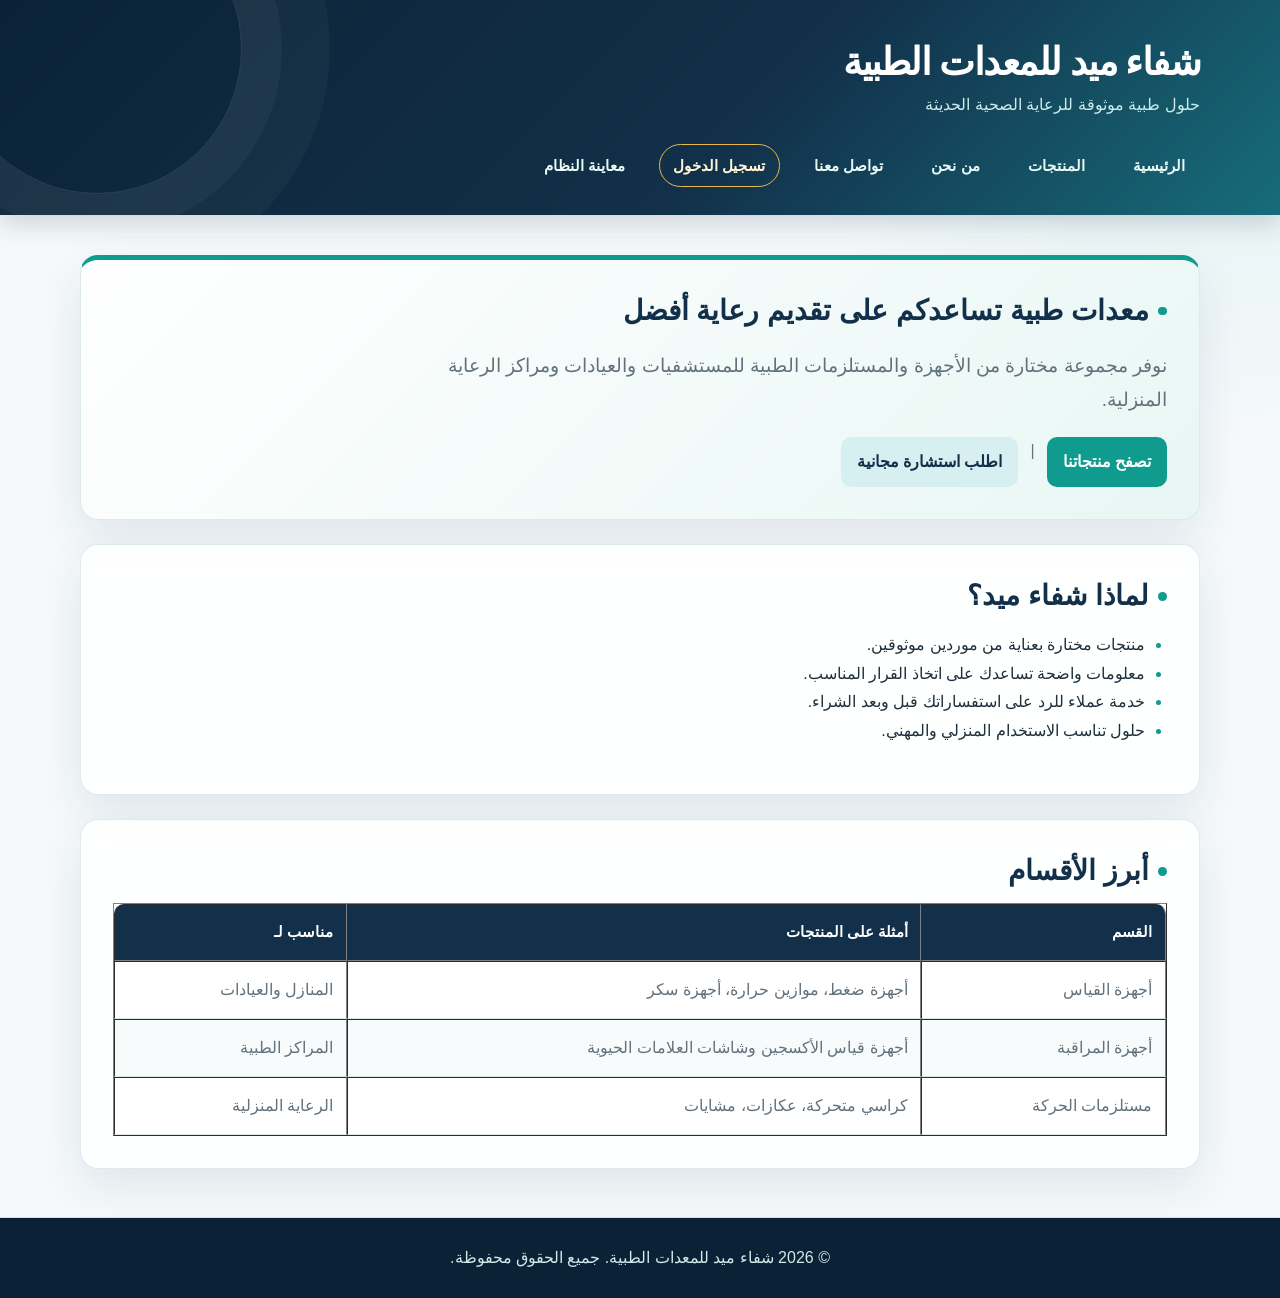
<file: index.html>
<!DOCTYPE html>
<html lang="ar" dir="rtl">
<head>
  <meta charset="UTF-8">
  <meta name="viewport" content="width=device-width, initial-scale=1.0">
  <title>شفاء ميد | الرئيسية</title>
  <link rel="stylesheet" href="styles.css">
</head>
<body>
  <header>
    <h1>شفاء ميد للمعدات الطبية</h1>
    <p>حلول طبية موثوقة للرعاية الصحية الحديثة</p>
    <nav aria-label="التنقل الرئيسي">
      <a href="index.html">الرئيسية</a> |
      <a href="products.html">المنتجات</a> |
      <a href="about.html">من نحن</a> |
      <a href="contact.html">تواصل معنا</a> |
      <a href="login.html">تسجيل الدخول</a> |
      <a href="preview.html">معاينة النظام</a>
    </nav>
  </header>
  <hr>

  <main>
    <section>
      <h2>معدات طبية تساعدكم على تقديم رعاية أفضل</h2>
      <p>نوفر مجموعة مختارة من الأجهزة والمستلزمات الطبية للمستشفيات والعيادات ومراكز الرعاية المنزلية.</p>
      <p><a href="products.html">تصفح منتجاتنا</a> | <a href="contact.html">اطلب استشارة مجانية</a></p>
    </section>

    <section>
      <h2>لماذا شفاء ميد؟</h2>
      <ul>
        <li>منتجات مختارة بعناية من موردين موثوقين.</li>
        <li>معلومات واضحة تساعدك على اتخاذ القرار المناسب.</li>
        <li>خدمة عملاء للرد على استفساراتك قبل وبعد الشراء.</li>
        <li>حلول تناسب الاستخدام المنزلي والمهني.</li>
      </ul>
    </section>

    <section>
      <h2>أبرز الأقسام</h2>
      <table border="1" cellpadding="8">
        <thead>
          <tr><th>القسم</th><th>أمثلة على المنتجات</th><th>مناسب لـ</th></tr>
        </thead>
        <tbody>
          <tr><td>أجهزة القياس</td><td>أجهزة ضغط، موازين حرارة، أجهزة سكر</td><td>المنازل والعيادات</td></tr>
          <tr><td>أجهزة المراقبة</td><td>أجهزة قياس الأكسجين وشاشات العلامات الحيوية</td><td>المراكز الطبية</td></tr>
          <tr><td>مستلزمات الحركة</td><td>كراسي متحركة، عكازات، مشايات</td><td>الرعاية المنزلية</td></tr>
        </tbody>
      </table>
    </section>
  </main>

  <hr>
  <footer>
    <p>© 2026 شفاء ميد للمعدات الطبية. جميع الحقوق محفوظة.</p>
  </footer>
  <script src="script.js"></script>
</body>
</html>
</file>
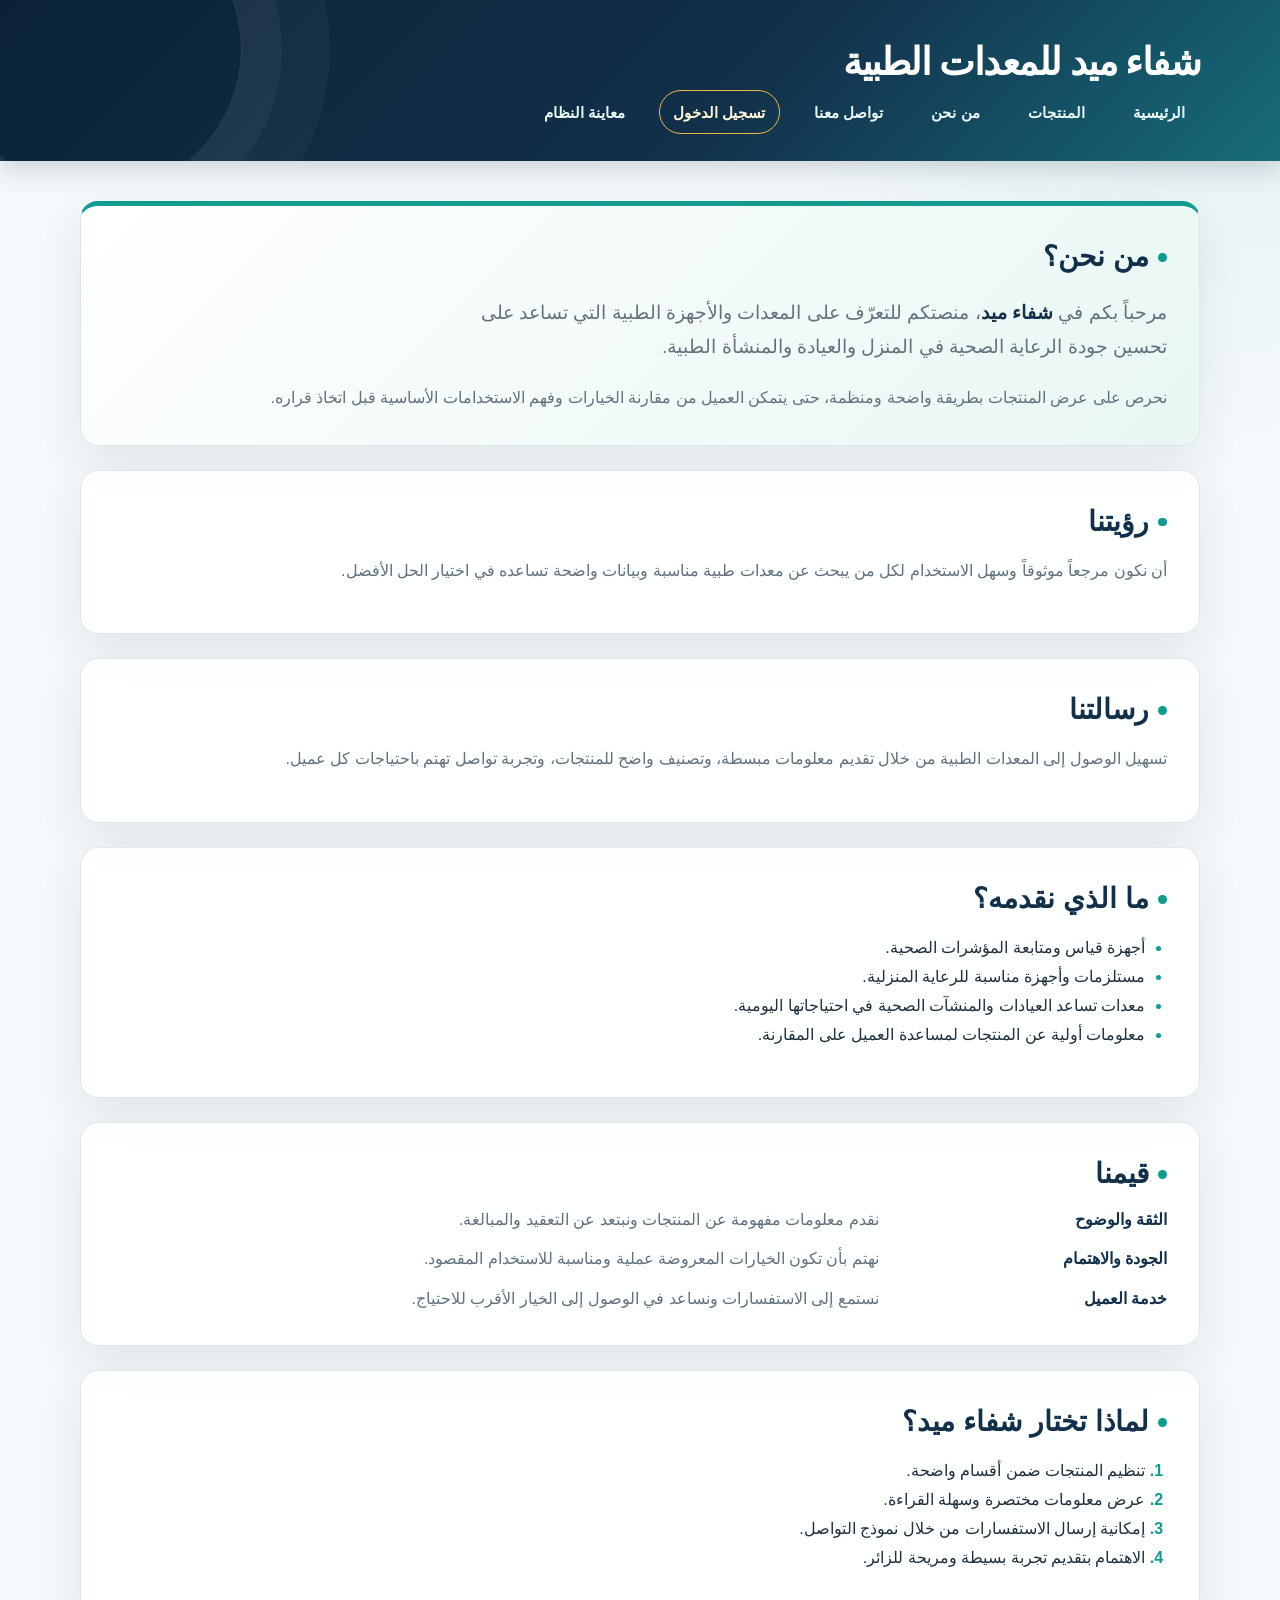
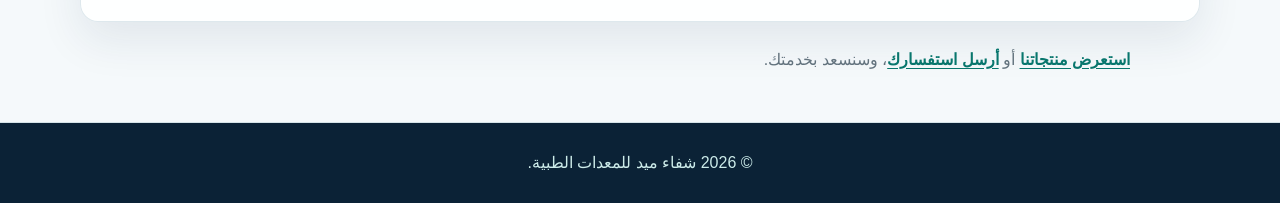
<file: about.html>
<!DOCTYPE html>
<html lang="ar" dir="rtl">
<head>
  <meta charset="UTF-8">
  <meta name="viewport" content="width=device-width, initial-scale=1.0">
  <title>شفاء ميد | من نحن</title>
  <link rel="stylesheet" href="styles.css">
</head>
<body>
  <header>
    <h1>شفاء ميد للمعدات الطبية</h1>
    <nav aria-label="التنقل الرئيسي">
      <a href="index.html">الرئيسية</a> |
      <a href="products.html">المنتجات</a> |
      <a href="about.html">من نحن</a> |
      <a href="contact.html">تواصل معنا</a> |
      <a href="login.html">تسجيل الدخول</a> |
      <a href="preview.html">معاينة النظام</a>
    </nav>
  </header>
  <hr>

  <main>
    <section>
      <h2>من نحن؟</h2>
      <p>مرحباً بكم في <strong>شفاء ميد</strong>، منصتكم للتعرّف على المعدات والأجهزة الطبية التي تساعد على تحسين جودة الرعاية الصحية في المنزل والعيادة والمنشأة الطبية.</p>
      <p>نحرص على عرض المنتجات بطريقة واضحة ومنظمة، حتى يتمكن العميل من مقارنة الخيارات وفهم الاستخدامات الأساسية قبل اتخاذ قراره.</p>
    </section>

    <section>
      <h2>رؤيتنا</h2>
      <p>أن نكون مرجعاً موثوقاً وسهل الاستخدام لكل من يبحث عن معدات طبية مناسبة وبيانات واضحة تساعده في اختيار الحل الأفضل.</p>
    </section>

    <section>
      <h2>رسالتنا</h2>
      <p>تسهيل الوصول إلى المعدات الطبية من خلال تقديم معلومات مبسطة، وتصنيف واضح للمنتجات، وتجربة تواصل تهتم باحتياجات كل عميل.</p>
    </section>

    <section>
      <h2>ما الذي نقدمه؟</h2>
      <ul>
        <li>أجهزة قياس ومتابعة المؤشرات الصحية.</li>
        <li>مستلزمات وأجهزة مناسبة للرعاية المنزلية.</li>
        <li>معدات تساعد العيادات والمنشآت الصحية في احتياجاتها اليومية.</li>
        <li>معلومات أولية عن المنتجات لمساعدة العميل على المقارنة.</li>
      </ul>
    </section>

    <section>
      <h2>قيمنا</h2>
      <dl>
        <dt><strong>الثقة والوضوح</strong></dt>
        <dd>نقدم معلومات مفهومة عن المنتجات ونبتعد عن التعقيد والمبالغة.</dd>
        <dt><strong>الجودة والاهتمام</strong></dt>
        <dd>نهتم بأن تكون الخيارات المعروضة عملية ومناسبة للاستخدام المقصود.</dd>
        <dt><strong>خدمة العميل</strong></dt>
        <dd>نستمع إلى الاستفسارات ونساعد في الوصول إلى الخيار الأقرب للاحتياج.</dd>
      </dl>
    </section>

    <section>
      <h2>لماذا تختار شفاء ميد؟</h2>
      <ol>
        <li>تنظيم المنتجات ضمن أقسام واضحة.</li>
        <li>عرض معلومات مختصرة وسهلة القراءة.</li>
        <li>إمكانية إرسال الاستفسارات من خلال نموذج التواصل.</li>
        <li>الاهتمام بتقديم تجربة بسيطة ومريحة للزائر.</li>
      </ol>
    </section>

    <p><a href="products.html">استعرض منتجاتنا</a> أو <a href="contact.html">أرسل استفسارك</a>، وسنسعد بخدمتك.</p>
  </main>

  <hr>
  <footer><p>© 2026 شفاء ميد للمعدات الطبية.</p></footer>
  <script src="script.js"></script>
</body>
</html>
</file>
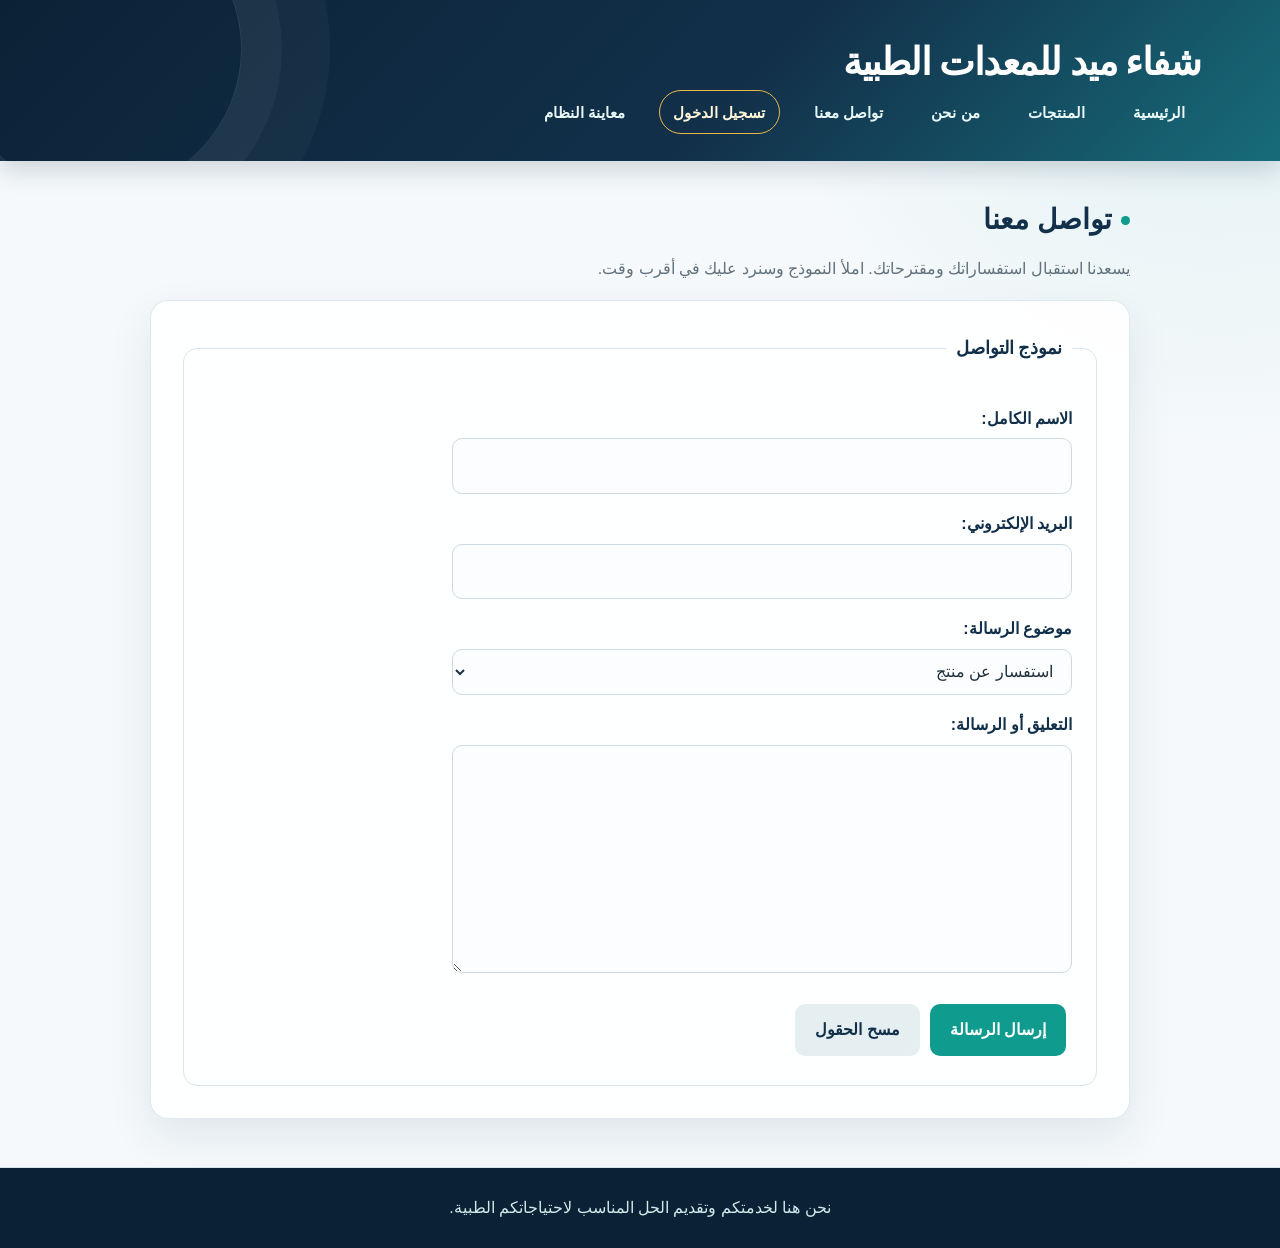
<file: contact.html>
<!DOCTYPE html>
<html lang="ar" dir="rtl">
<head>
  <meta charset="UTF-8">
  <meta name="viewport" content="width=device-width, initial-scale=1.0">
  <title>شفاء ميد | تواصل معنا</title>
  <link rel="stylesheet" href="styles.css">
</head>
<body>
  <header>
    <h1>شفاء ميد للمعدات الطبية</h1>
    <nav aria-label="التنقل الرئيسي">
      <a href="index.html">الرئيسية</a> |
      <a href="products.html">المنتجات</a> |
      <a href="about.html">من نحن</a> |
      <a href="contact.html">تواصل معنا</a> |
      <a href="login.html">تسجيل الدخول</a> |
      <a href="preview.html">معاينة النظام</a>
    </nav>
  </header>
  <hr>

  <main>
    <h2>تواصل معنا</h2>
    <p>يسعدنا استقبال استفساراتك ومقترحاتك. املأ النموذج وسنرد عليك في أقرب وقت.</p>

    <form action="#" method="post">
      <fieldset>
        <legend>نموذج التواصل</legend>
        <p>
          <label for="name">الاسم الكامل:</label><br>
          <input type="text" id="name" name="name" required minlength="3" autocomplete="name">
        </p>
        <p>
          <label for="contact-email">البريد الإلكتروني:</label><br>
          <input type="email" id="contact-email" name="email" required autocomplete="email">
        </p>
        <p>
          <label for="subject">موضوع الرسالة:</label><br>
          <select id="subject" name="subject">
            <option value="product">استفسار عن منتج</option>
            <option value="quote">طلب عرض سعر</option>
            <option value="support">خدمة ما بعد البيع</option>
            <option value="suggestion">اقتراح أو تعليق</option>
          </select>
        </p>
        <p>
          <label for="comment">التعليق أو الرسالة:</label><br>
          <textarea id="comment" name="comment" rows="7" cols="45" required></textarea>
        </p>
        <button type="submit">إرسال الرسالة</button>
        <button type="reset">مسح الحقول</button>
      </fieldset>
    </form>
  </main>

  <hr>
  <footer><p>نحن هنا لخدمتكم وتقديم الحل المناسب لاحتياجاتكم الطبية.</p></footer>
  <script src="script.js"></script>
</body>
</html>
</file>
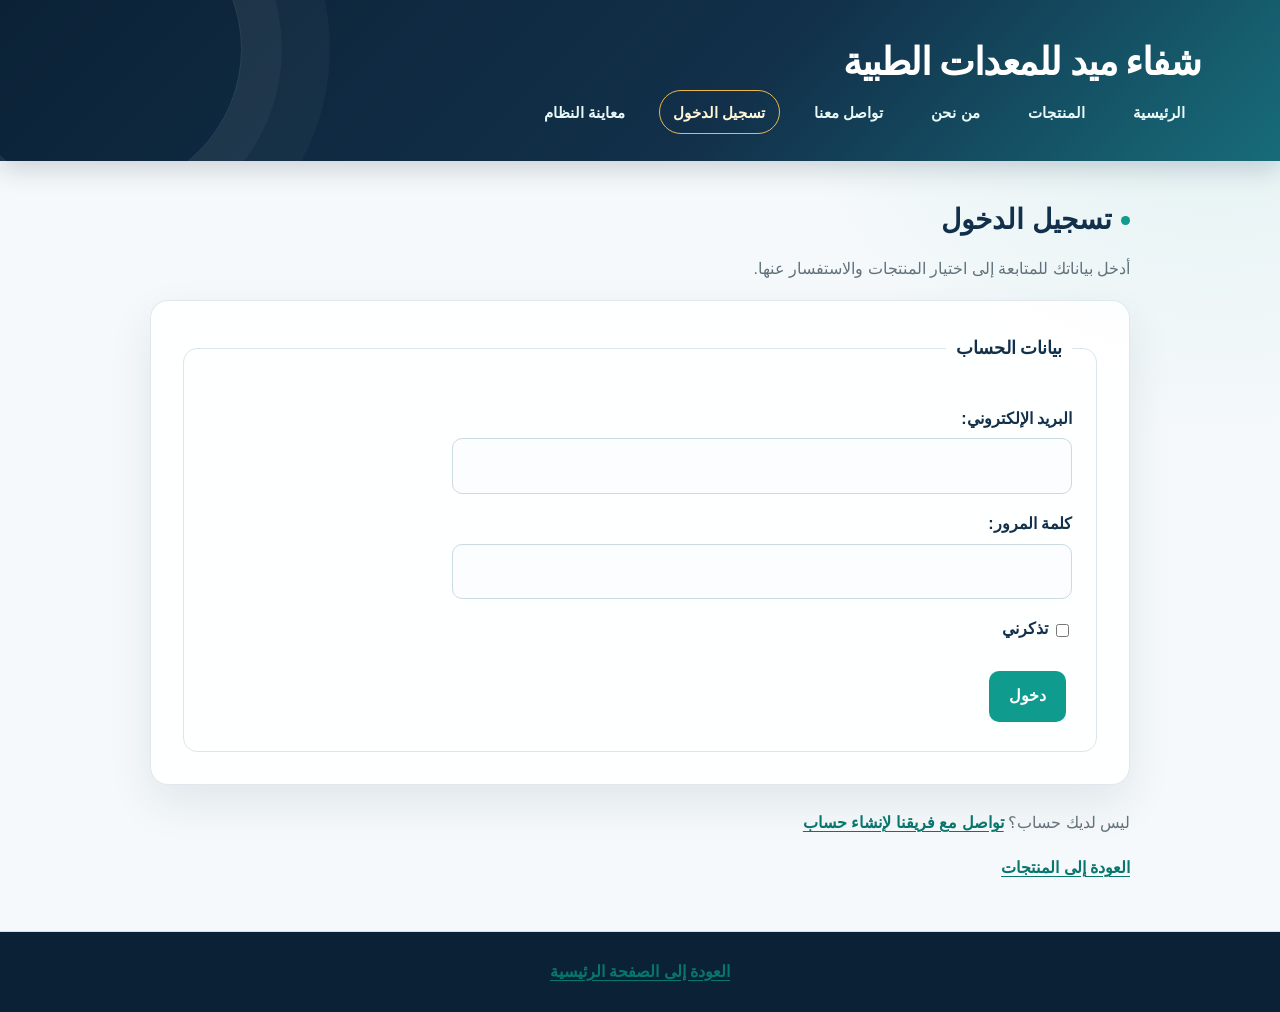
<file: login.html>
<!DOCTYPE html>
<html lang="ar" dir="rtl">
<head>
  <meta charset="UTF-8">
  <meta name="viewport" content="width=device-width, initial-scale=1.0">
  <title>شفاء ميد | تسجيل الدخول</title>
  <link rel="stylesheet" href="styles.css">
</head>
<body>
  <header>
    <h1>شفاء ميد للمعدات الطبية</h1>
    <nav aria-label="التنقل الرئيسي">
      <a href="index.html">الرئيسية</a> |
      <a href="products.html">المنتجات</a> |
      <a href="about.html">من نحن</a> |
      <a href="contact.html">تواصل معنا</a> |
      <a href="login.html">تسجيل الدخول</a> |
      <a href="preview.html">معاينة النظام</a>
    </nav>
  </header>
  <hr>

  <main>
    <h2>تسجيل الدخول</h2>
    <p>أدخل بياناتك للمتابعة إلى اختيار المنتجات والاستفسار عنها.</p>
    <form action="#" method="post">
      <fieldset>
        <legend>بيانات الحساب</legend>
        <p>
          <label for="email">البريد الإلكتروني:</label><br>
          <input type="email" id="email" name="email" required autocomplete="email">
        </p>
        <p>
          <label for="password">كلمة المرور:</label><br>
          <input type="password" id="password" name="password" required minlength="6" autocomplete="current-password">
        </p>
        <p>
          <input type="checkbox" id="remember" name="remember">
          <label for="remember">تذكرني</label>
        </p>
        <button type="submit">دخول</button>
      </fieldset>
    </form>
    <p>ليس لديك حساب؟ <a href="contact.html">تواصل مع فريقنا لإنشاء حساب</a></p>
    <p><a href="products.html">العودة إلى المنتجات</a></p>
  </main>

  <hr>
  <footer><p><a href="index.html">العودة إلى الصفحة الرئيسية</a></p></footer>
  <script src="script.js"></script>
</body>
</html>
</file>
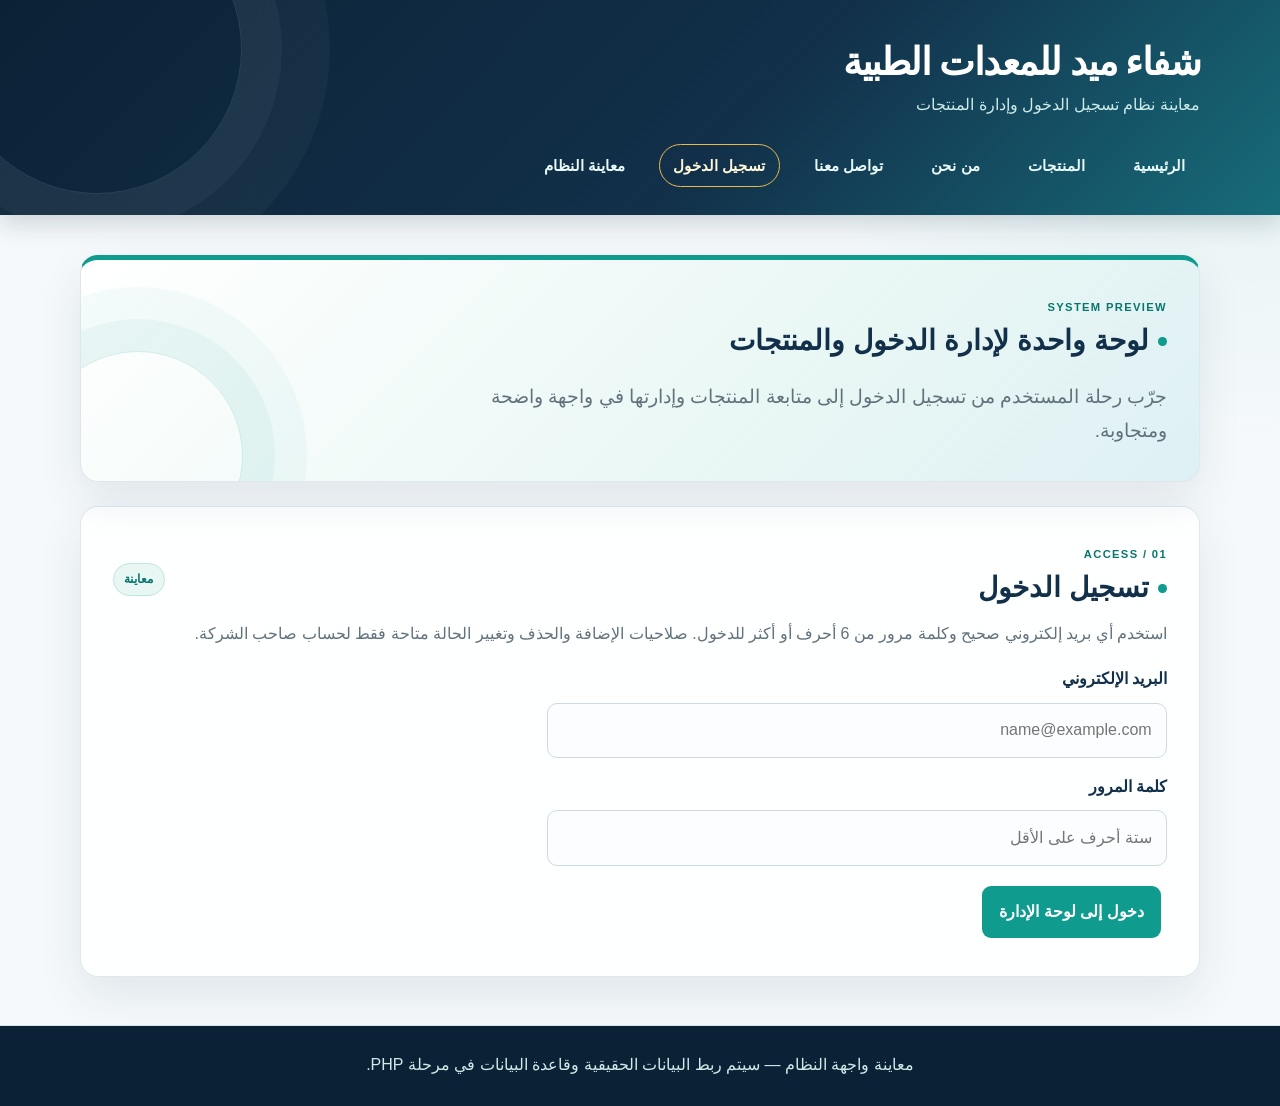
<file: preview.html>
<!DOCTYPE html>
<html lang="ar" dir="rtl">
<head>
  <meta charset="UTF-8">
  <meta name="viewport" content="width=device-width, initial-scale=1.0">
  <title>شفاء ميد | معاينة النظام</title>
  <link rel="stylesheet" href="styles.css">
</head>
<body class="preview-page">
  <header>
    <h1>شفاء ميد للمعدات الطبية</h1>
    <p>معاينة نظام تسجيل الدخول وإدارة المنتجات</p>
    <nav aria-label="التنقل الرئيسي">
      <a href="index.html">الرئيسية</a> |
      <a href="products.html">المنتجات</a> |
      <a href="about.html">من نحن</a> |
      <a href="contact.html">تواصل معنا</a> |
      <a href="login.html">تسجيل الدخول</a> |
      <a href="preview.html">معاينة النظام</a>
    </nav>
  </header>
  <hr>

  <main>
    <section class="preview-hero">
      <span class="eyebrow">SYSTEM PREVIEW</span>
      <h2>لوحة واحدة لإدارة الدخول والمنتجات</h2>
      <p>جرّب رحلة المستخدم من تسجيل الدخول إلى متابعة المنتجات وإدارتها في واجهة واضحة ومتجاوبة.</p>
    </section>

    <section id="preview-login-panel" class="preview-panel">
      <div class="panel-heading">
        <div>
          <span class="eyebrow">01 / ACCESS</span>
          <h2>تسجيل الدخول</h2>
        </div>
        <span class="panel-status">معاينة</span>
      </div>
      <p class="panel-description">استخدم أي بريد إلكتروني صحيح وكلمة مرور من 6 أحرف أو أكثر للدخول. صلاحيات الإضافة والحذف وتغيير الحالة متاحة فقط لحساب صاحب الشركة.</p>
      <form id="preview-login-form" class="preview-form">
        <div class="form-field">
          <label for="preview-email">البريد الإلكتروني</label>
          <input type="email" id="preview-email" placeholder="name@example.com" required>
        </div>
        <div class="form-field">
          <label for="preview-password">كلمة المرور</label>
          <input type="password" id="preview-password" placeholder="ستة أحرف على الأقل" minlength="6" required>
        </div>
        <button class="primary-button" type="submit">دخول إلى لوحة الإدارة</button>
      </form>
      <p id="preview-login-message" class="js-message" aria-live="polite"></p>
    </section>

    <section id="preview-dashboard" class="preview-dashboard" hidden>
      <div class="dashboard-topbar">
        <div>
          <span class="eyebrow">02 / MANAGEMENT</span>
          <h2>إدارة المنتجات</h2>
          <p id="preview-user-label">مسجل الدخول</p>
        </div>
        <div class="dashboard-actions">
          <span id="preview-role-label" class="role-badge">مستخدم</span>
          <button id="preview-logout" class="secondary-button" type="button">تسجيل الخروج</button>
        </div>
      </div>

      <div class="dashboard-stats" aria-label="إحصاءات المنتجات">
        <article class="stat-card"><span>إجمالي المنتجات</span><strong id="stat-total">0</strong></article>
        <article class="stat-card"><span>متوفرة الآن</span><strong id="stat-available">0</strong></article>
        <article class="stat-card"><span>حسب الطلب</span><strong id="stat-demand">0</strong></article>
      </div>

      <div class="management-layout">
        <section class="products-manager-card">
          <div class="manager-toolbar">
            <div>
              <h3>قائمة المنتجات</h3>
              <p>ابحث أو صفِّ المنتجات ثم نفّذ الإجراء المناسب.</p>
            </div>
            <div class="product-filters">
              <label class="sr-only" for="preview-search">البحث في المنتجات</label>
              <input type="search" id="preview-search" placeholder="ابحث باسم المنتج أو رقمه">
              <label class="sr-only" for="preview-filter">تصفية حسب التوفر</label>
              <select id="preview-filter">
                <option value="all">كل المنتجات</option>
                <option value="available">متوفر</option>
                <option value="on-demand">حسب الطلب</option>
              </select>
            </div>
          </div>
          <div id="preview-product-list" class="preview-product-list"></div>
          <p id="preview-empty-state" class="empty-state" hidden>لا توجد منتجات مطابقة للبحث الحالي.</p>
        </section>

        <section id="owner-product-controls" class="add-product-card">
          <span class="eyebrow">PRODUCT FORM</span>
          <h3>إضافة منتج جديد</h3>
          <p>أضف منتجاً إلى قائمة المعاينة لتجربة الإدارة.</p>
          <form id="add-product-form" class="preview-form">
            <div class="form-field">
              <label for="new-product-name">اسم المنتج</label>
              <input type="text" id="new-product-name" required minlength="3" placeholder="مثال: جهاز تخطيط القلب">
            </div>
            <div class="form-field">
              <label for="new-product-price">السعر</label>
              <input type="text" id="new-product-price" required placeholder="مثال: 2,500 ريال">
            </div>
            <div class="form-field">
              <label for="new-product-status">حالة التوفر</label>
              <select id="new-product-status">
                <option value="available">متوفر</option>
                <option value="on-demand">حسب الطلب</option>
              </select>
            </div>
            <button class="primary-button" type="submit">إضافة المنتج</button>
          </form>
          <p id="add-product-message" class="js-message" aria-live="polite"></p>
        </section>
      </div>
    </section>
  </main>

  <hr>
  <footer><p>معاينة واجهة النظام — سيتم ربط البيانات الحقيقية وقاعدة البيانات في مرحلة PHP.</p></footer>
  <script src="preview.js"></script>
</body>
</html>
</file>
<file: styles.css>
/* =========================================================
   شفاء ميد | Medical Equipment Website
   المرحلة الثانية: CSS
   تصميم متجاوب للهواتف والأجهزة اللوحية وأجهزة الكمبيوتر
   ========================================================= */

:root {
  --navy: #12304a;
  --navy-deep: #0b2236;
  --teal: #0f9b8e;
  --teal-dark: #08766d;
  --mint: #e8f7f4;
  --sky: #edf7fb;
  --gold: #e9b949;
  --ink: #20313d;
  --muted: #62727d;
  --line: #dbe6eb;
  --surface: #ffffff;
  --background: #f5f9fb;
  --shadow: 0 18px 45px rgba(18, 48, 74, 0.09);
  --radius: 18px;
}

/* أساسيات */
* {
  box-sizing: border-box;
}

html {
  scroll-behavior: smooth;
}

body {
  margin: 0;
  color: var(--ink);
  background:
    radial-gradient(circle at 95% 0%, rgba(15, 155, 142, 0.09), transparent 28rem),
    var(--background);
  font-family: Tahoma, Arial, "Noto Sans Arabic", sans-serif;
  font-size: 16px;
  line-height: 1.8;
}

::selection {
  color: var(--surface);
  background: var(--teal);
}

/* رأس الموقع والتنقل */
header {
  position: relative;
  overflow: hidden;
  padding: 2.4rem max(1.25rem, calc((100% - 1120px) / 2)) 1.7rem;
  color: var(--surface);
  background: linear-gradient(135deg, var(--navy-deep), var(--navy) 58%, #176c7a);
  box-shadow: 0 8px 25px rgba(11, 34, 54, 0.18);
}

header::after {
  position: absolute;
  top: -6rem;
  left: -3rem;
  width: 18rem;
  height: 18rem;
  border: 1px solid rgba(255, 255, 255, 0.12);
  border-radius: 50%;
  box-shadow: 0 0 0 2.5rem rgba(255, 255, 255, 0.04), 0 0 0 5.5rem rgba(255, 255, 255, 0.03);
  content: "";
}

header h1,
header p,
header nav {
  position: relative;
  z-index: 1;
  max-width: 1120px;
  margin-right: auto;
  margin-left: auto;
}

header h1 {
  margin-top: 0;
  margin-bottom: 0.25rem;
  color: #ffffff;
  font-size: clamp(1.65rem, 3vw, 2.55rem);
  line-height: 1.25;
  letter-spacing: -0.04em;
}

header p {
  margin-top: 0;
  margin-bottom: 1.5rem;
  color: #ccebe9;
  font-size: 1.02rem;
}

nav {
  display: flex;
  flex-wrap: wrap;
  gap: 0.45rem 0.6rem;
  align-items: center;
}

nav a {
  display: inline-block;
  padding: 0.45rem 0.85rem;
  border: 1px solid transparent;
  border-radius: 999px;
  color: #e8f8f7;
  font-weight: 700;
  text-decoration: none;
  transition: background-color 180ms ease, border-color 180ms ease, transform 180ms ease;
}

nav a:hover,
nav a:focus-visible {
  border-color: rgba(255, 255, 255, 0.32);
  background: rgba(255, 255, 255, 0.14);
  transform: translateY(-1px);
}

nav a[href="login.html"] {
  border-color: var(--gold);
  color: #fff5d7;
}

hr {
  display: none;
}

/* المحتوى */
main {
  width: min(1120px, calc(100% - 2.5rem));
  min-height: 58vh;
  margin: 2.5rem auto;
}

main > h2,
main > p,
main > ol,
main > ul,
main > dl,
main > form,
main > table {
  max-width: 980px;
  margin-right: auto;
  margin-left: auto;
}

section,
main > form,
main > table {
  margin-bottom: 1.5rem;
  padding: clamp(1.25rem, 3vw, 2rem);
  border: 1px solid rgba(219, 230, 235, 0.9);
  border-radius: var(--radius);
  background: rgba(255, 255, 255, 0.88);
  box-shadow: var(--shadow);
}

main > section:first-child {
  border-top: 5px solid var(--teal);
  background: linear-gradient(135deg, #ffffff, var(--mint));
}

h2 {
  margin-top: 0;
  margin-bottom: 0.8rem;
  color: var(--navy);
  font-size: clamp(1.3rem, 2.2vw, 1.85rem);
  line-height: 1.35;
}

h2::before {
  display: inline-block;
  width: 0.55rem;
  height: 0.55rem;
  margin-left: 0.6rem;
  border-radius: 50%;
  background: var(--teal);
  content: "";
  vertical-align: 0.15em;
}

p {
  color: var(--muted);
}

strong {
  color: var(--navy);
}

a {
  color: var(--teal-dark);
  font-weight: 700;
  text-underline-offset: 3px;
}

a:hover,
a:focus-visible {
  color: var(--navy);
}

/* الصفحة الرئيسية */
main > section:first-child p:first-of-type {
  max-width: 720px;
  font-size: clamp(1.05rem, 2vw, 1.2rem);
}

main > section:first-child p:last-of-type {
  display: flex;
  flex-wrap: wrap;
  gap: 0.75rem;
  margin-bottom: 0;
}

main > section:first-child p:last-of-type a {
  display: inline-block;
  padding: 0.65rem 1rem;
  border-radius: 10px;
  color: var(--surface);
  background: var(--teal);
  text-decoration: none;
  transition: background-color 180ms ease, transform 180ms ease;
}

main > section:first-child p:last-of-type a:last-child {
  color: var(--navy);
  background: #d8eff1;
}

main > section:first-child p:last-of-type a:hover,
main > section:first-child p:last-of-type a:focus-visible {
  background: var(--teal-dark);
  color: var(--surface);
  transform: translateY(-2px);
}

ul,
ol {
  padding-right: 1.35rem;
}

li::marker {
  color: var(--teal);
  font-weight: 700;
}

/* الجداول */
table {
  width: 100%;
  border-collapse: separate;
  border-spacing: 0;
  overflow: hidden;
  text-align: right;
}

thead th {
  padding: 0.9rem 0.8rem;
  color: var(--surface);
  background: var(--navy);
  font-size: 0.92rem;
}

thead th:first-child {
  border-top-right-radius: 10px;
}

thead th:last-child {
  border-top-left-radius: 10px;
}

tbody td {
  padding: 0.85rem 0.8rem;
  border-bottom: 1px solid var(--line);
  color: var(--muted);
  background: var(--surface);
  vertical-align: top;
}

tbody tr:nth-child(even) td {
  background: #f7fbfc;
}

tbody tr:hover td {
  background: var(--mint);
}

tbody td a {
  color: var(--teal-dark);
}

.products-notice {
  display: flex;
  flex-wrap: wrap;
  align-items: center;
  gap: 0.7rem;
  padding: 0.9rem 1rem;
  border-right: 4px solid var(--gold);
  border-radius: 10px;
  background: #fff9e9;
}

.product-image {
  display: block;
  width: clamp(4.6rem, 8vw, 7rem);
  height: clamp(4.6rem, 8vw, 7rem);
  margin: auto;
  border: 1px solid #d9eceb;
  border-radius: 14px;
  object-fit: cover;
  background: var(--mint);
  box-shadow: 0 5px 15px rgba(18, 48, 74, 0.08);
}

.product-button,
.login-button {
  display: inline-block;
  padding: 0.52rem 0.85rem;
  border-radius: 9px;
  color: var(--surface) !important;
  background: var(--teal);
  font-size: 0.9rem;
  font-weight: 700;
  text-decoration: none;
  white-space: nowrap;
  transition: background-color 180ms ease, box-shadow 180ms ease, transform 180ms ease;
}

.product-button:hover,
.product-button:focus-visible,
.login-button:hover,
.login-button:focus-visible {
  color: var(--surface) !important;
  background: var(--teal-dark);
  box-shadow: 0 7px 16px rgba(8, 118, 109, 0.22);
  transform: translateY(-2px);
}

.availability {
  display: inline-block;
  padding: 0.2rem 0.55rem;
  border-radius: 999px;
  font-size: 0.82rem;
  font-weight: 700;
  white-space: nowrap;
}

.availability.available {
  color: #08766d;
  background: #dff5ee;
}

.availability.on-demand {
  color: #8a6410;
  background: #fff0c7;
}

.js-message {
  display: block;
  margin: 0.75rem 0;
  padding: 0.7rem 0.9rem;
  border-radius: 10px;
  font-weight: 700;
}

.js-message:empty {
  display: none;
}

.js-message.error {
  color: #9c2c2c;
  border: 1px solid #f1caca;
  background: #fff1f1;
}

.js-message.success {
  color: #08766d;
  border: 1px solid #bce6dc;
  background: #e7f8f3;
}

.js-message.info,
.login-product-notice {
  color: var(--navy);
  border: 1px solid #cfe5ea;
  background: var(--sky);
}

.login-product-notice {
  margin: 0 0 1rem;
  padding: 0.7rem 0.9rem;
  border-radius: 10px;
  font-weight: 700;
}

.selected-product-message {
  max-width: 980px;
  margin-right: auto;
  margin-left: auto;
}

/* صفحة معاينة النظام */
.preview-hero {
  position: relative;
  overflow: hidden;
  background: linear-gradient(135deg, #ffffff, #e8f7f4 65%, #dff0f5) !important;
}

.preview-hero::after {
  position: absolute;
  left: -3rem;
  bottom: -5rem;
  width: 13rem;
  height: 13rem;
  border: 1px solid rgba(15, 155, 142, 0.18);
  border-radius: 50%;
  box-shadow: 0 0 0 2rem rgba(15, 155, 142, 0.05), 0 0 0 4rem rgba(15, 155, 142, 0.04);
  content: "";
}

.eyebrow {
  display: inline-block;
  margin-bottom: 0.35rem;
  color: var(--teal-dark);
  font-size: 0.7rem;
  font-weight: 800;
  letter-spacing: 0.12em;
}

.panel-heading,
.dashboard-topbar,
.manager-toolbar,
.managed-product-meta,
.managed-product-actions {
  display: flex;
  align-items: center;
  justify-content: space-between;
  gap: 1rem;
}

.panel-status {
  padding: 0.25rem 0.65rem;
  border: 1px solid #bce6dc;
  border-radius: 999px;
  color: var(--teal-dark);
  background: var(--mint);
  font-size: 0.78rem;
  font-weight: 700;
}

.panel-description,
.dashboard-topbar p,
.manager-toolbar p,
.add-product-card p {
  margin-top: 0;
  color: var(--muted);
}

.dashboard-actions {
  display: flex;
  flex-wrap: wrap;
  align-items: center;
  justify-content: flex-end;
  gap: 0.55rem;
}

.role-badge {
  display: inline-block;
  padding: 0.28rem 0.65rem;
  border-radius: 999px;
  font-size: 0.78rem;
  font-weight: 800;
}

.owner-badge {
  color: #08766d;
  background: #dff5ee;
}

.viewer-badge {
  color: #5e6e78;
  background: #e9eff1;
}

.preview-form {
  display: grid;
  gap: 0.9rem;
}

.preview-form .form-field {
  display: grid;
  gap: 0.25rem;
}

.primary-button,
.secondary-button,
.small-button {
  border: 0;
  border-radius: 9px;
  cursor: pointer;
  font: inherit;
  font-weight: 700;
  transition: transform 180ms ease, box-shadow 180ms ease, background-color 180ms ease;
}

.primary-button {
  width: fit-content;
  padding: 0.72rem 1.1rem;
  color: var(--surface);
  background: var(--teal);
}

.secondary-button {
  padding: 0.58rem 0.9rem;
  color: var(--navy);
  background: #e4eef1;
}

.primary-button:hover,
.primary-button:focus-visible,
.secondary-button:hover,
.secondary-button:focus-visible,
.small-button:hover,
.small-button:focus-visible {
  box-shadow: 0 7px 16px rgba(18, 48, 74, 0.15);
  transform: translateY(-2px);
}

.preview-dashboard[hidden],
.preview-login-panel[hidden] {
  display: none;
}

.dashboard-stats {
  display: grid;
  grid-template-columns: repeat(3, 1fr);
  gap: 1rem;
  margin-bottom: 1.5rem;
}

.stat-card {
  padding: 1.2rem;
  border: 1px solid var(--line);
  border-radius: 14px;
  background: var(--surface);
  box-shadow: 0 9px 24px rgba(18, 48, 74, 0.06);
}

.stat-card span {
  display: block;
  color: var(--muted);
  font-size: 0.88rem;
}

.stat-card strong {
  display: block;
  margin-top: 0.25rem;
  color: var(--teal-dark);
  font-size: 2rem;
  line-height: 1.2;
}

.management-layout {
  display: grid;
  grid-template-columns: minmax(0, 1.7fr) minmax(17rem, 0.8fr);
  gap: 1.5rem;
  align-items: start;
}

.products-manager-card,
.add-product-card {
  padding: clamp(1rem, 2vw, 1.5rem);
  border: 1px solid var(--line);
  border-radius: var(--radius);
  background: var(--surface);
  box-shadow: var(--shadow);
}

.products-manager-card h3,
.add-product-card h3 {
  margin: 0;
  color: var(--navy);
}

.product-filters {
  display: flex;
  flex-wrap: wrap;
  gap: 0.5rem;
}

.product-filters input,
.product-filters select {
  width: auto;
  min-width: 10rem;
  padding: 0.55rem 0.7rem;
  font-size: 0.85rem;
}

.preview-product-list {
  display: grid;
  gap: 0.8rem;
  margin-top: 1.2rem;
}

.managed-product-card {
  display: grid;
  grid-template-columns: 5.5rem 1fr;
  gap: 0.9rem;
  padding: 0.8rem;
  border: 1px solid var(--line);
  border-radius: 13px;
  background: #fbfdfe;
}

.managed-product-card > img {
  width: 5.5rem;
  height: 5.5rem;
  border-radius: 11px;
  object-fit: cover;
  background: var(--mint);
}

.managed-product-meta {
  color: var(--muted);
  font-size: 0.78rem;
}

.managed-product-content h4 {
  margin: 0.25rem 0;
  color: var(--navy);
  font-size: 1rem;
}

.managed-product-price {
  color: var(--teal-dark);
}

.managed-product-actions {
  justify-content: flex-start;
  margin-top: 0.55rem;
}

.viewer-only-label {
  display: inline-block;
  margin-top: 0.55rem;
  color: var(--muted);
  font-size: 0.78rem;
  font-weight: 700;
}

.small-button {
  padding: 0.38rem 0.65rem;
  color: var(--navy);
  background: #e5eef1;
  font-size: 0.78rem;
}

.danger-button {
  color: #9c2c2c;
  background: #fff1f1;
}

.empty-state {
  padding: 1.2rem;
  border-radius: 10px;
  color: var(--muted);
  background: var(--background);
  text-align: center;
}

.sr-only {
  position: absolute;
  width: 1px;
  height: 1px;
  padding: 0;
  overflow: hidden;
  clip: rect(0, 0, 0, 0);
  white-space: nowrap;
  border: 0;
}

/* النماذج */
fieldset {
  margin: 0;
  padding: clamp(1rem, 3vw, 1.5rem);
  border: 1px solid var(--line);
  border-radius: 14px;
}

legend {
  padding: 0 0.6rem;
  color: var(--navy);
  font-size: 1.1rem;
  font-weight: 700;
}

label {
  display: inline-block;
  margin-bottom: 0.3rem;
  color: var(--navy);
  font-weight: 700;
}

input,
select,
textarea {
  width: 100%;
  max-width: 620px;
  padding: 0.78rem 0.9rem;
  border: 1px solid #cbdbe1;
  border-radius: 10px;
  color: var(--ink);
  background: #fbfdfe;
  font: inherit;
  transition: border-color 180ms ease, box-shadow 180ms ease, background-color 180ms ease;
}

input:focus,
select:focus,
textarea:focus {
  border-color: var(--teal);
  outline: none;
  background: var(--surface);
  box-shadow: 0 0 0 4px rgba(15, 155, 142, 0.13);
}

input[type="checkbox"] {
  width: auto;
  accent-color: var(--teal);
  vertical-align: middle;
}

button {
  margin: 0.35rem 0.35rem 0.35rem 0;
  padding: 0.7rem 1.25rem;
  border: 0;
  border-radius: 10px;
  color: var(--surface);
  background: var(--teal);
  cursor: pointer;
  font: inherit;
  font-weight: 700;
  transition: background-color 180ms ease, transform 180ms ease, box-shadow 180ms ease;
}

button[type="reset"] {
  color: var(--navy);
  background: #e5eef1;
}

button:hover,
button:focus-visible {
  background: var(--teal-dark);
  box-shadow: 0 8px 18px rgba(8, 118, 109, 0.2);
  transform: translateY(-2px);
}

button[type="reset"]:hover,
button[type="reset"]:focus-visible {
  color: var(--navy);
  background: #d2e1e6;
}

/* صفحة من نحن والتفاصيل */
dl {
  display: grid;
  grid-template-columns: minmax(9rem, 0.35fr) 1fr;
  gap: 0.65rem 1.25rem;
  margin: 0;
}

dt {
  color: var(--teal-dark);
  font-weight: 700;
}

dd {
  margin: 0;
  color: var(--muted);
}

address {
  color: var(--muted);
  font-style: normal;
}

/* التذييل */
footer {
  margin-top: 3rem;
  padding: 1.6rem max(1.25rem, calc((100% - 1120px) / 2));
  border-top: 1px solid #d5e3e8;
  color: #ccebe9;
  background: var(--navy-deep);
  text-align: center;
}

footer p {
  margin: 0;
  color: #ccebe9;
}

/* الشاشات المتوسطة */
@media (max-width: 800px) {
  main {
    width: min(100% - 1.5rem, 680px);
    margin-top: 1.5rem;
  }

  header {
    padding-right: 1rem;
    padding-left: 1rem;
  }

  header h1,
  header p,
  header nav {
    max-width: 680px;
  }

  table {
    display: block;
    overflow-x: auto;
    white-space: nowrap;
  }

  thead th,
  tbody td {
    min-width: 125px;
  }
}

/* الهواتف */
@media (max-width: 520px) {
  body {
    font-size: 15px;
  }

  header {
    padding-top: 1.6rem;
    padding-bottom: 1.25rem;
  }

  header h1 {
    font-size: 1.55rem;
  }

  header p {
    margin-bottom: 1rem;
    font-size: 0.92rem;
  }

  nav {
    display: flex;
    flex-wrap: nowrap;
    justify-content: flex-start;
    overflow-x: visible;
    padding-bottom: 0;
    gap: 0.18rem;
  }

  nav a {
    border-color: rgba(255, 255, 255, 0.15);
    flex: 0 0 auto;
    white-space: nowrap;
    padding: 0.3rem clamp(0.2rem, 1.2vw, 0.65rem);
    font-size: clamp(0.68rem, 2.45vw, 0.9rem);
    text-align: center;
  }

  main {
    width: calc(100% - 1rem);
    margin-top: 1rem;
  }

  section,
  main > form,
  main > table {
    padding: 1rem;
    border-radius: 14px;
  }

  main > section:first-child p:last-of-type {
    display: grid;
  }

  main > section:first-child p:last-of-type a {
    text-align: center;
  }

  dl {
    display: block;
  }

  dt {
    margin-top: 0.9rem;
  }

  dd {
    margin-top: 0.2rem;
  }

  input,
  select,
  textarea {
    max-width: 100%;
  }

  button {
    width: 100%;
    margin: 0.35rem 0;
  }
}

/* =========================================================
   تحسينات الاستجابة النهائية
   ========================================================= */

/* إخفاء الفواصل النصية القديمة داخل شريط التنقل مع إبقاء الروابط واضحة */
nav {
  font-size: 0;
}

nav a {
  font-size: 0.95rem;
}

/* تحسين عرض الجداول على الأجهزة الصغيرة: تتحول إلى بطاقات */
@media (max-width: 640px) {
  main > table,
  main > section table {
    display: block;
    width: 100%;
    overflow: visible;
    border-spacing: 0;
    white-space: normal;
  }

  main > table thead,
  main > section table thead {
    display: none;
  }

  main > table tbody,
  main > table tr,
  main > table td,
  main > section table tbody,
  main > section table tr,
  main > section table td {
    display: block;
    width: 100%;
  }

  main > table tr,
  main > section table tr {
    margin-bottom: 1rem;
    overflow: hidden;
    border: 1px solid var(--line);
    border-radius: 14px;
    background: var(--surface);
    box-shadow: 0 8px 20px rgba(18, 48, 74, 0.06);
  }

  main > table tbody td,
  main > section table tbody td {
    display: grid;
    grid-template-columns: minmax(6.8rem, 0.38fr) 1fr;
    gap: 0.7rem;
    align-items: start;
    min-width: 0;
    padding: 0.72rem 0.8rem;
    border-bottom: 1px solid #edf2f4;
    overflow-wrap: anywhere;
  }

  main > table tbody td:last-child,
  main > section table tbody td:last-child {
    border-bottom: 0;
  }

  main > table tbody td::before,
  main > section table tbody td::before {
    color: var(--navy);
    font-size: 0.78rem;
    font-weight: 700;
  }

  /* عناوين جدول الصفحة الرئيسية */
  main > section table tbody td:nth-child(1)::before { content: "القسم"; }
  main > section table tbody td:nth-child(2)::before { content: "أمثلة"; }
  main > section table tbody td:nth-child(3)::before { content: "مناسب لـ"; }

  /* عناوين جدول المنتجات */
  main > table tbody td:nth-child(1)::before { content: "الصورة"; }
  main > table tbody td:nth-child(2)::before { content: "رقم المنتج"; }
  main > table tbody td:nth-child(3)::before { content: "اسم المنتج"; }
  main > table tbody td:nth-child(4)::before { content: "الوصف"; }
  main > table tbody td:nth-child(5)::before { content: "السعر"; }
  main > table tbody td:nth-child(6)::before { content: "التوفر"; }
  main > table tbody td:nth-child(7)::before { content: "الإجراء"; }

  main > table tbody td a {
    display: inline-block;
  }
}

@media (min-width: 641px) {
  main > table tbody td:last-child .product-button {
    display: inline-block;
  }
}

/* شاشات الهاتف الضيقة جداً */
@media (max-width: 360px) {
  nav {
    display: flex;
    flex-wrap: nowrap;
  }

  nav a {
    padding-right: 0.18rem;
    padding-left: 0.18rem;
    font-size: 0.66rem;
  }

  main > table tbody td,
  main > section table tbody td {
    grid-template-columns: 1fr;
    gap: 0.15rem;
  }

  main > table tbody td::before,
  main > section table tbody td::before {
    font-size: 0.72rem;
  }
}
</file>
